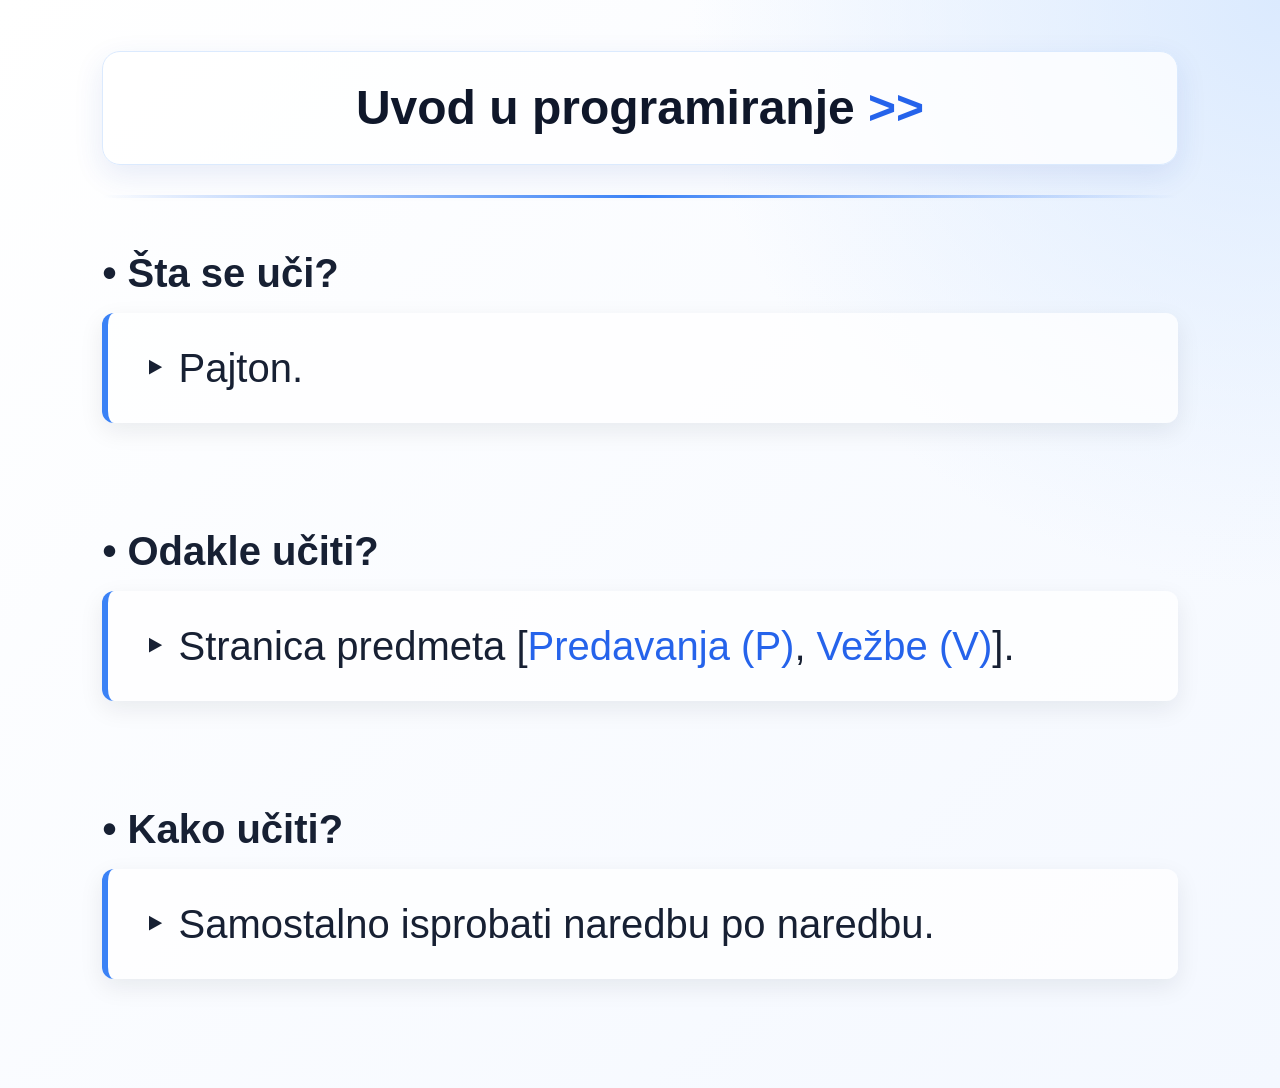
<file: docs/index.html>
<!DOCTYPE html>
<html>
	<head>
		<title>Prezentacija</title>
		<link rel="stylesheet" href="Stilovi/stil.css">
	</head>
	<script>
		document.addEventListener("keydown", function(event) {			
			if (event.key === "ArrowRight") {
    			window.location.href = "strana2.html";
			}
		});
	</script>
	<body>
		<p style="text-align: center; font-weight: bold; font-size: 300%;">
			Uvod u programiranje
			<a href="strana2.html">
			>>
			</a>
		</p>
		<hr>

		<p style="text-align: justify; font-weight: bold; font-size: 250%;">
			• Šta se uči?
		</p>
		<p style="text-align: justify; font-weight: normal; font-size: 250%;">
			‣ Pajton.
		</p>
		<br>

		<p style="text-align: justify; font-weight: bold; font-size: 250%;">
			• Odakle učiti?
		</p>
		<p style="text-align: justify; font-weight: normal; font-size: 250%;">
			‣ Stranica predmeta [<a href="https://drive.google.com/drive/folders/1xIIaWS7kyBOyCZU5nDbT1P8OQLsP4gpv">Predavanja (P)</a>, <a href="https://github.com/nemanja-r-vujanovic/Uvod-u-programiranje/tree/main/1_Vezbe">Vežbe (V)</a>].
		</p>
		<br>

		<p style="text-align: justify; font-weight: bold; font-size: 250%;">
			• Kako učiti?
		</p>
		<p style="text-align: justify; font-weight: normal; font-size: 250%;">
			‣ Samostalno isprobati naredbu po naredbu.
		</p>
		<br>
	</body>
</html>
</file>
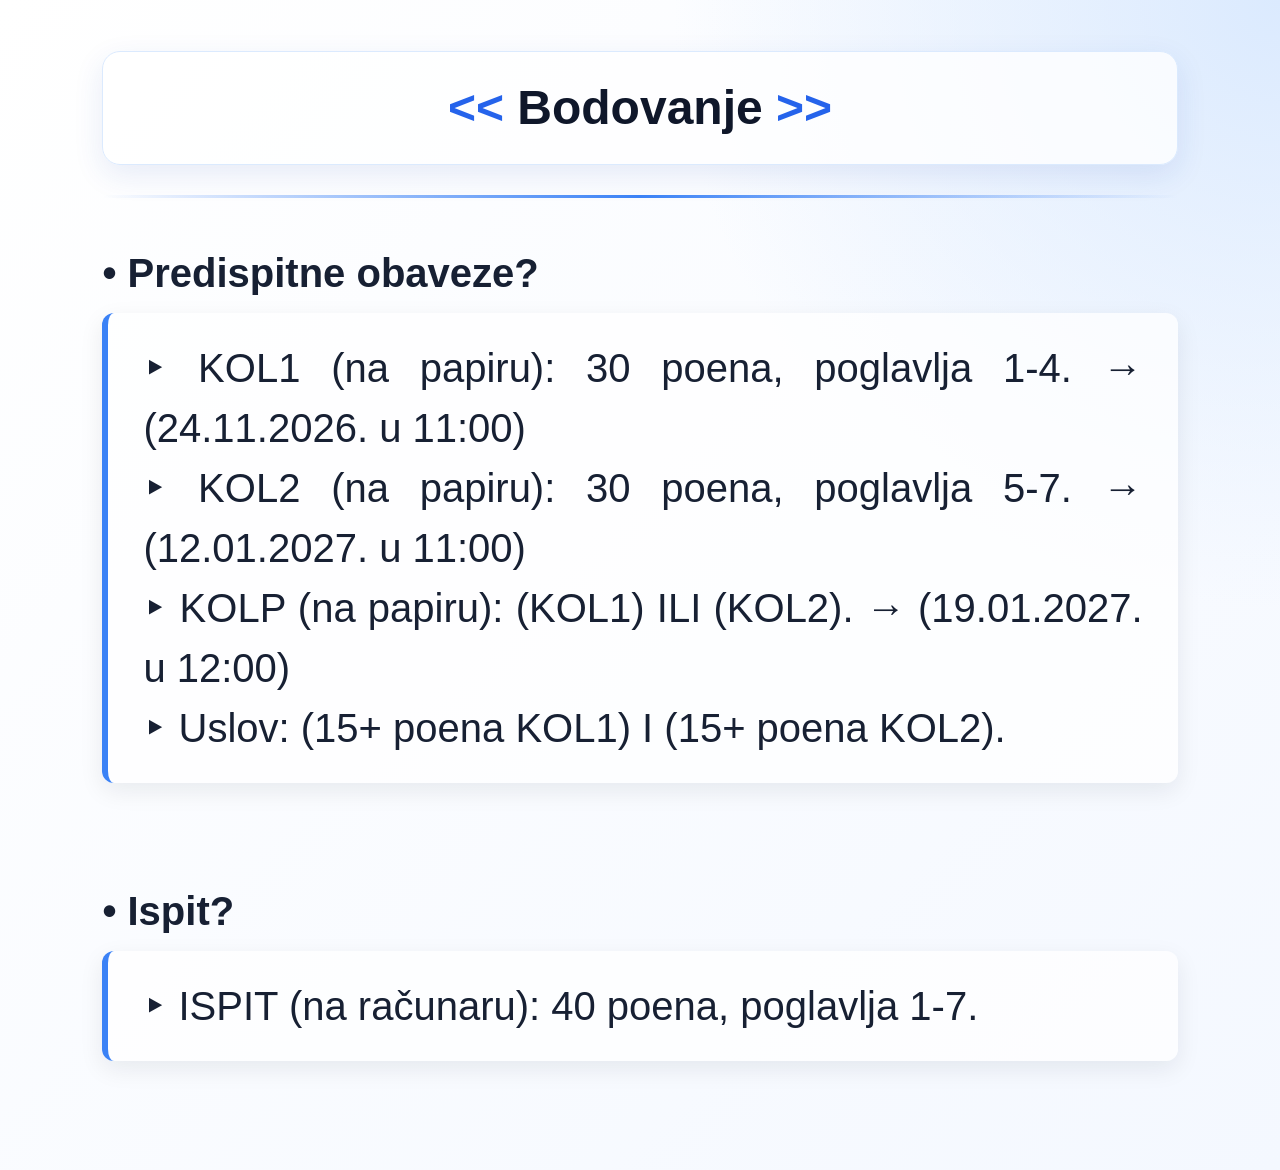
<file: docs/strana2.html>
<!DOCTYPE html>
<html>
	<head>
		<title>Prezentacija</title>
		<link rel="stylesheet" href="Stilovi/stil.css">
	</head>
	<script>
		document.addEventListener("keydown", function(event) {
			if (event.key === "ArrowLeft") {
				window.location.href = "index.html";
			}
			
			if (event.key === "ArrowRight") {
				window.location.href = "strana3.html";
			}
		});
	</script>
	<body>
		<p style="text-align: center; font-weight: bold; font-size: 300%;">
			<a href="index.html">
			<<
			</a>
			Bodovanje
			<a href="strana3.html">
			>>
			</a>
		</p>
		<hr>

		<p style="text-align: justify; font-weight: bold; font-size: 250%;">
			• Predispitne obaveze?
		</p>
		<p style="text-align: justify; font-weight: normal; font-size: 250%;">
			‣ KOL1 (na papiru): 30 poena, poglavlja 1-4. → (24.11.2026. u 11:00) <br>
			‣ KOL2 (na papiru): 30 poena, poglavlja 5-7. → (12.01.2027. u 11:00) <br>
			‣ KOLP (na papiru): (KOL1) ILI (KOL2). → (19.01.2027. u 12:00) <br>
			‣ Uslov: (15+ poena KOL1) I (15+ poena KOL2).                                     <br>
		</p>
		<br>

		<p style="text-align: justify; font-weight: bold; font-size: 250%;">
			• Ispit?
		</p>
		<p style="text-align: justify; font-weight: normal; font-size: 250%;">
			‣ ISPIT (na računaru): 40 poena, poglavlja 1-7.
		</p>
		<br>
	</body>
</html>
</file>
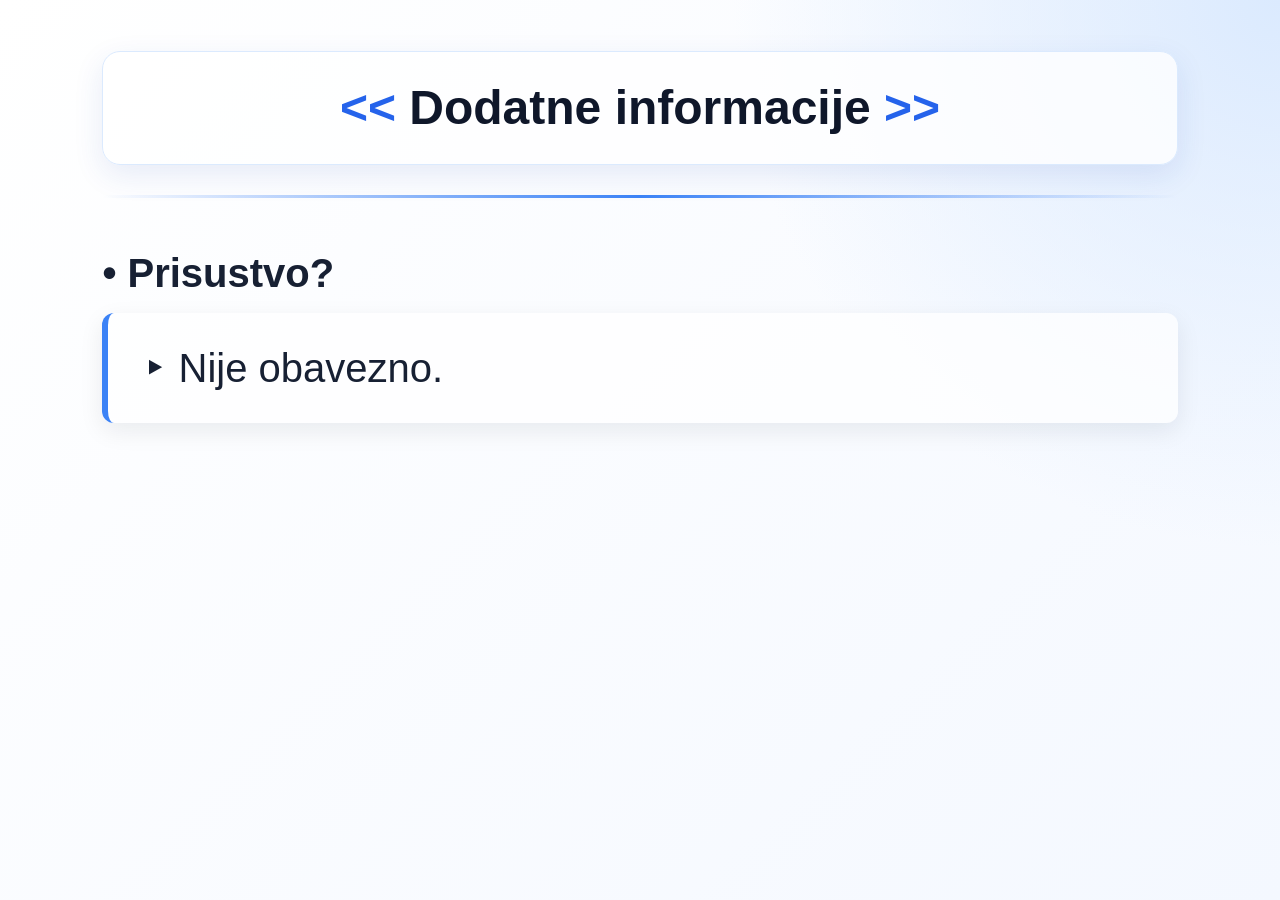
<file: docs/strana3.html>
<!DOCTYPE html>
<html>
	<head>
		<title>Prezentacija</title>
		<link rel="stylesheet" href="Stilovi/stil.css">
	</head>	
	<script>
		document.addEventListener("keydown", function(event) {
			if (event.key === "ArrowLeft") {
				window.location.href = "strana2.html";
			}
			
			if (event.key === "ArrowRight") {
				window.location.href = "strana4.html";
			}
		});
	</script>	
	<body>
		<p style="text-align: center; font-weight: bold; font-size: 300%;">
			<a href="strana2.html">
			<<
			</a>
			Dodatne informacije
			<a href="strana4.html">
			>>
			</a>
		</p>
		<hr>		

		<p style="text-align: justify; font-weight: bold; font-size: 250%;">
			• Prisustvo?
		</p>
		<p style="text-align: justify; font-weight: normal; font-size: 250%;">
			‣ Nije obavezno.
		</p>
		<br>
	</body>
</html>
</file>
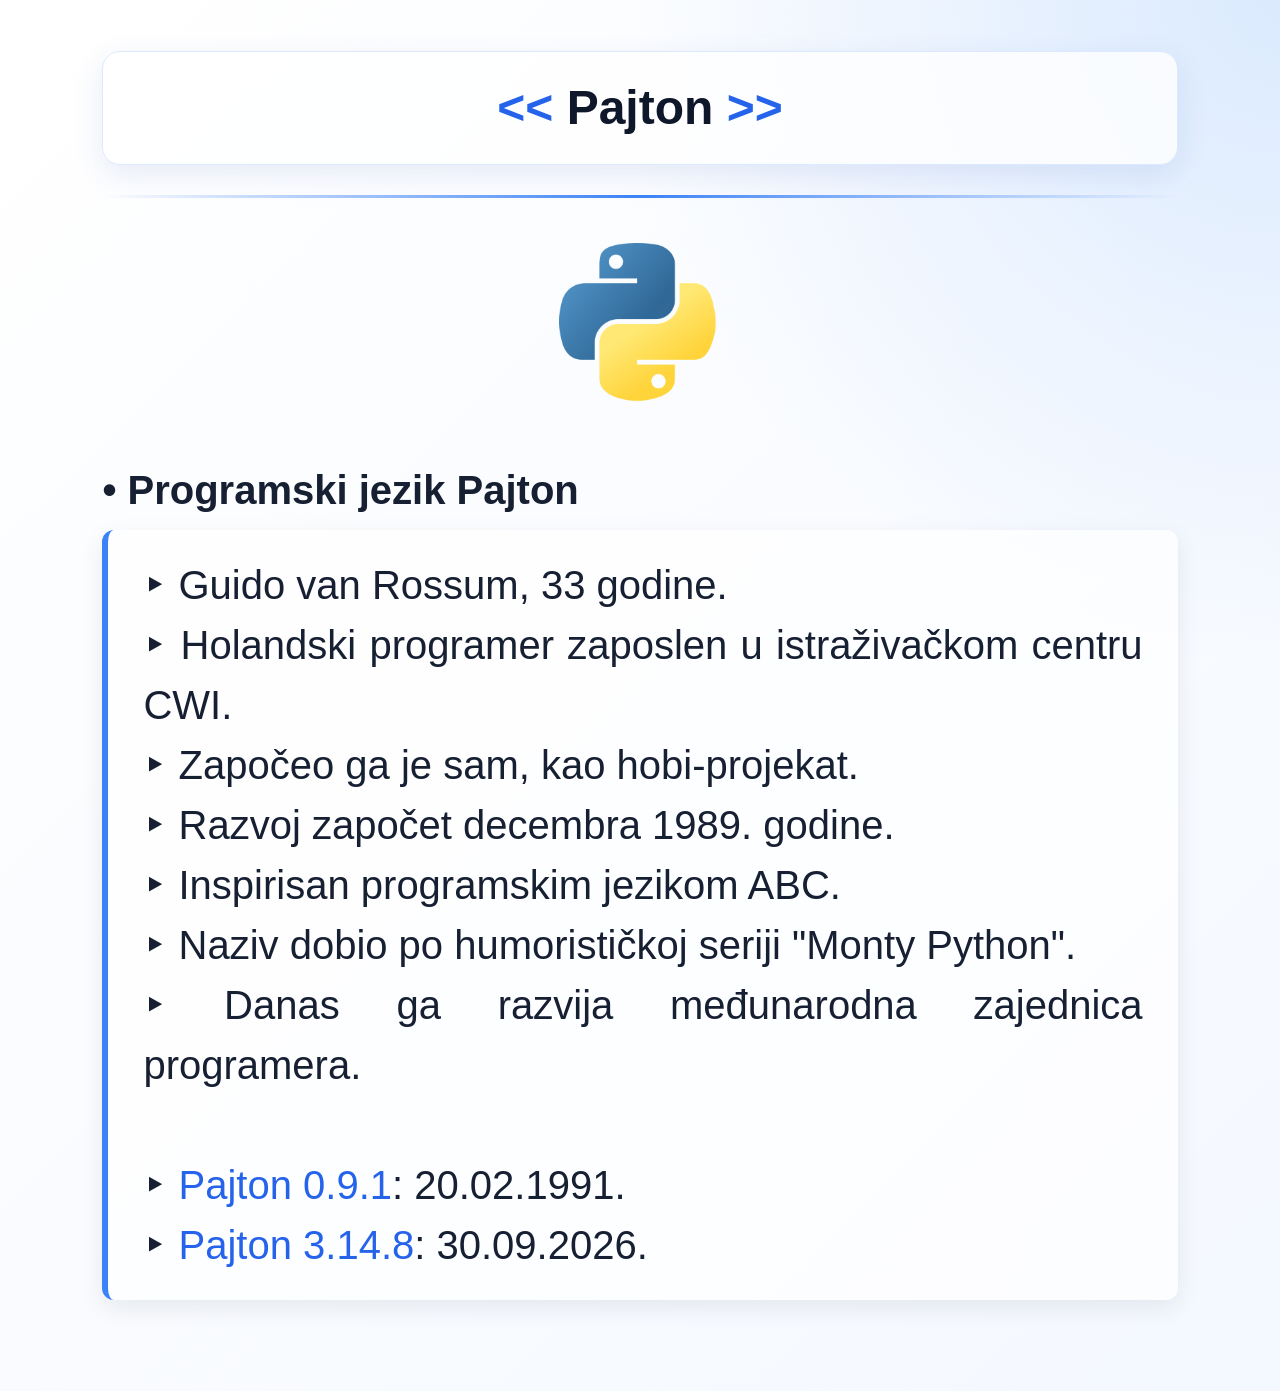
<file: docs/strana4.html>
<!DOCTYPE html>
<html>
	<head>
		<title>Prezentacija</title>
		<link rel="stylesheet" href="Stilovi/stil.css">
	</head>
	<script>
		document.addEventListener("keydown", function(event) {
			if (event.key === "ArrowLeft") {
				window.location.href = "strana3.html";
			}

			if (event.key === "ArrowRight") {
				window.location.href = "strana5.html";
			}
		});
	</script>
	<body>
		<p style="text-align: center; font-weight: bold; font-size: 300%;">
			<a href="strana3.html">
			<<
			</a>
			Pajton
			<a href="strana5.html">
			>>
			</a>
		</p>
		<hr>

		<img src="Slike/python.png" alt="Python"><br>
		
		<p style="text-align: justify; font-weight: bold; font-size: 250%;">
			• Programski jezik Pajton
		</p>
		
		<p style="text-align: justify; font-weight: normal; font-size: 250%;">
			‣ Guido van Rossum, 33 godine.                                  <br>
			‣ Holandski programer zaposlen u istraživačkom centru CWI.      <br>
			‣ Započeo ga je sam, kao hobi-projekat.                         <br>
			‣ Razvoj započet decembra 1989. godine.                         <br>
			‣ Inspirisan programskim jezikom ABC.                           <br>
			‣ Naziv dobio po humorističkoj seriji "Monty Python".           <br>
			‣ Danas ga razvija međunarodna zajednica programera.            <br><br>
			
			‣ <a href="https://www.python.org/download/releases/early/">Pajton 0.9.1</a>: 20.02.1991. <br>
			‣ <a href="https://www.python.org/downloads/windows/">Pajton 3.14.8</a>: 30.09.2026. <br>
		</p>
	</body>
</html>
</file>
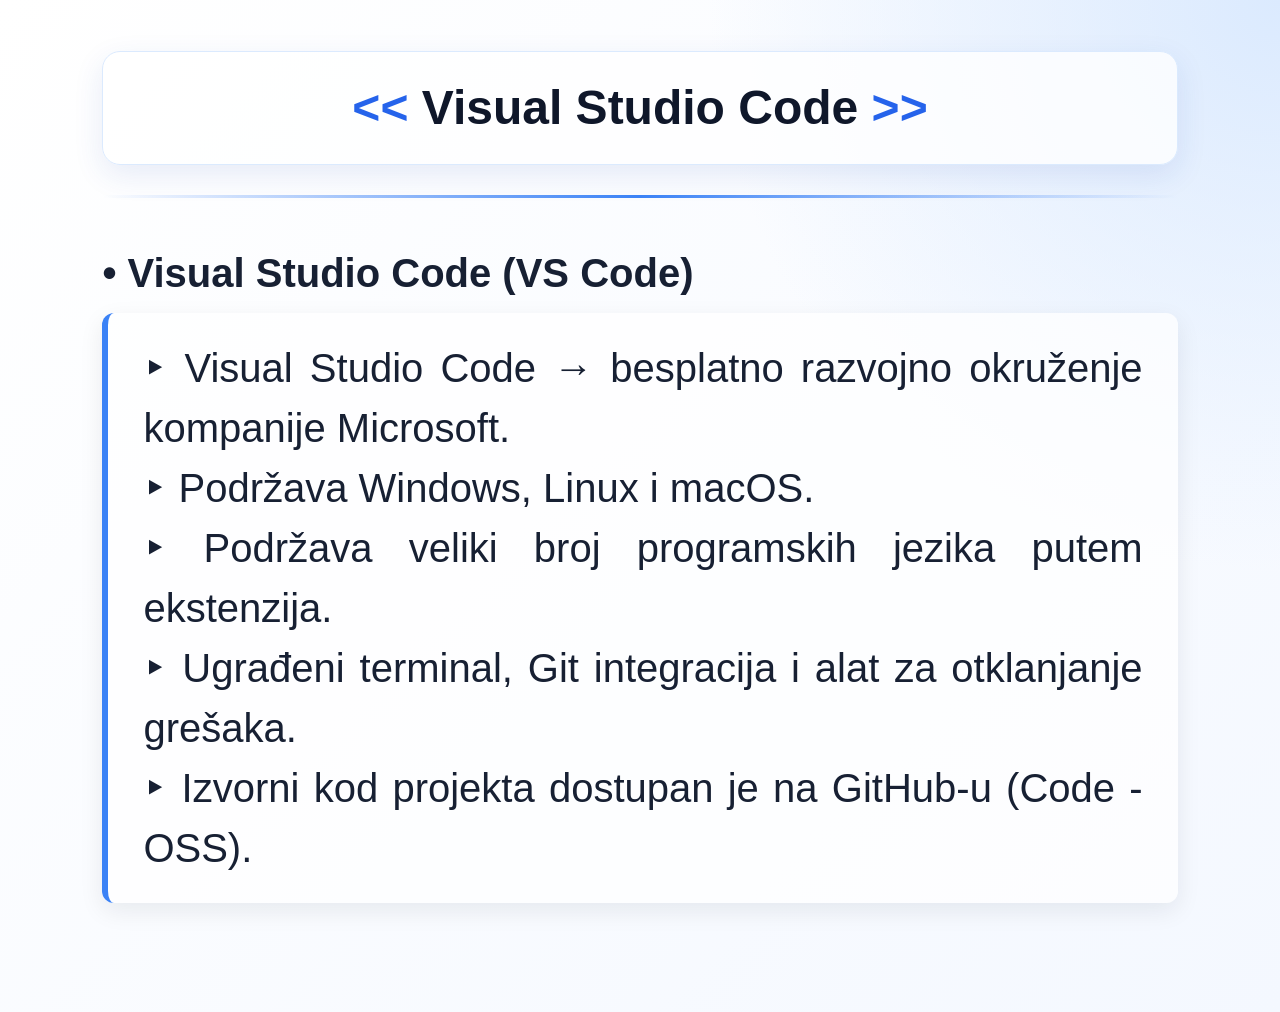
<file: docs/strana5.html>
<!DOCTYPE html>
<html>
	<head>
		<title>Prezentacija</title>
		<link rel="stylesheet" href="Stilovi/stil.css">
	</head>
	<script>
		document.addEventListener("keydown", function(event) {
			if (event.key === "ArrowLeft") {
				window.location.href = "strana4.html";
			}
			
			if (event.key === "ArrowRight") {
				window.location.href = "strana6.html";
			}
		});
	</script>
	<body>
		<p style="text-align: center; font-weight: bold; font-size: 300%;">
			<a href="strana4.html">
			<<
			</a>
			Visual Studio Code
			<a href="strana6.html">
			>>
			</a>
		</p>
		<hr>

		<p style="text-align: justify; font-weight: bold; font-size: 250%;">
			• Visual Studio Code (VS Code)
		</p>
		<p style="text-align: justify; font-weight: normal; font-size: 250%;">
			‣ Visual Studio Code → besplatno razvojno okruženje kompanije Microsoft. <br>
			‣ Podržava Windows, Linux i macOS.                                       <br>
			‣ Podržava veliki broj programskih jezika putem ekstenzija.              <br>
			‣ Ugrađeni terminal, Git integracija i alat za otklanjanje grešaka.      <br>
			‣ Izvorni kod projekta dostupan je na GitHub-u (Code - OSS).             <br>
		</p>
		<br>
	</body>
</html>
</file>
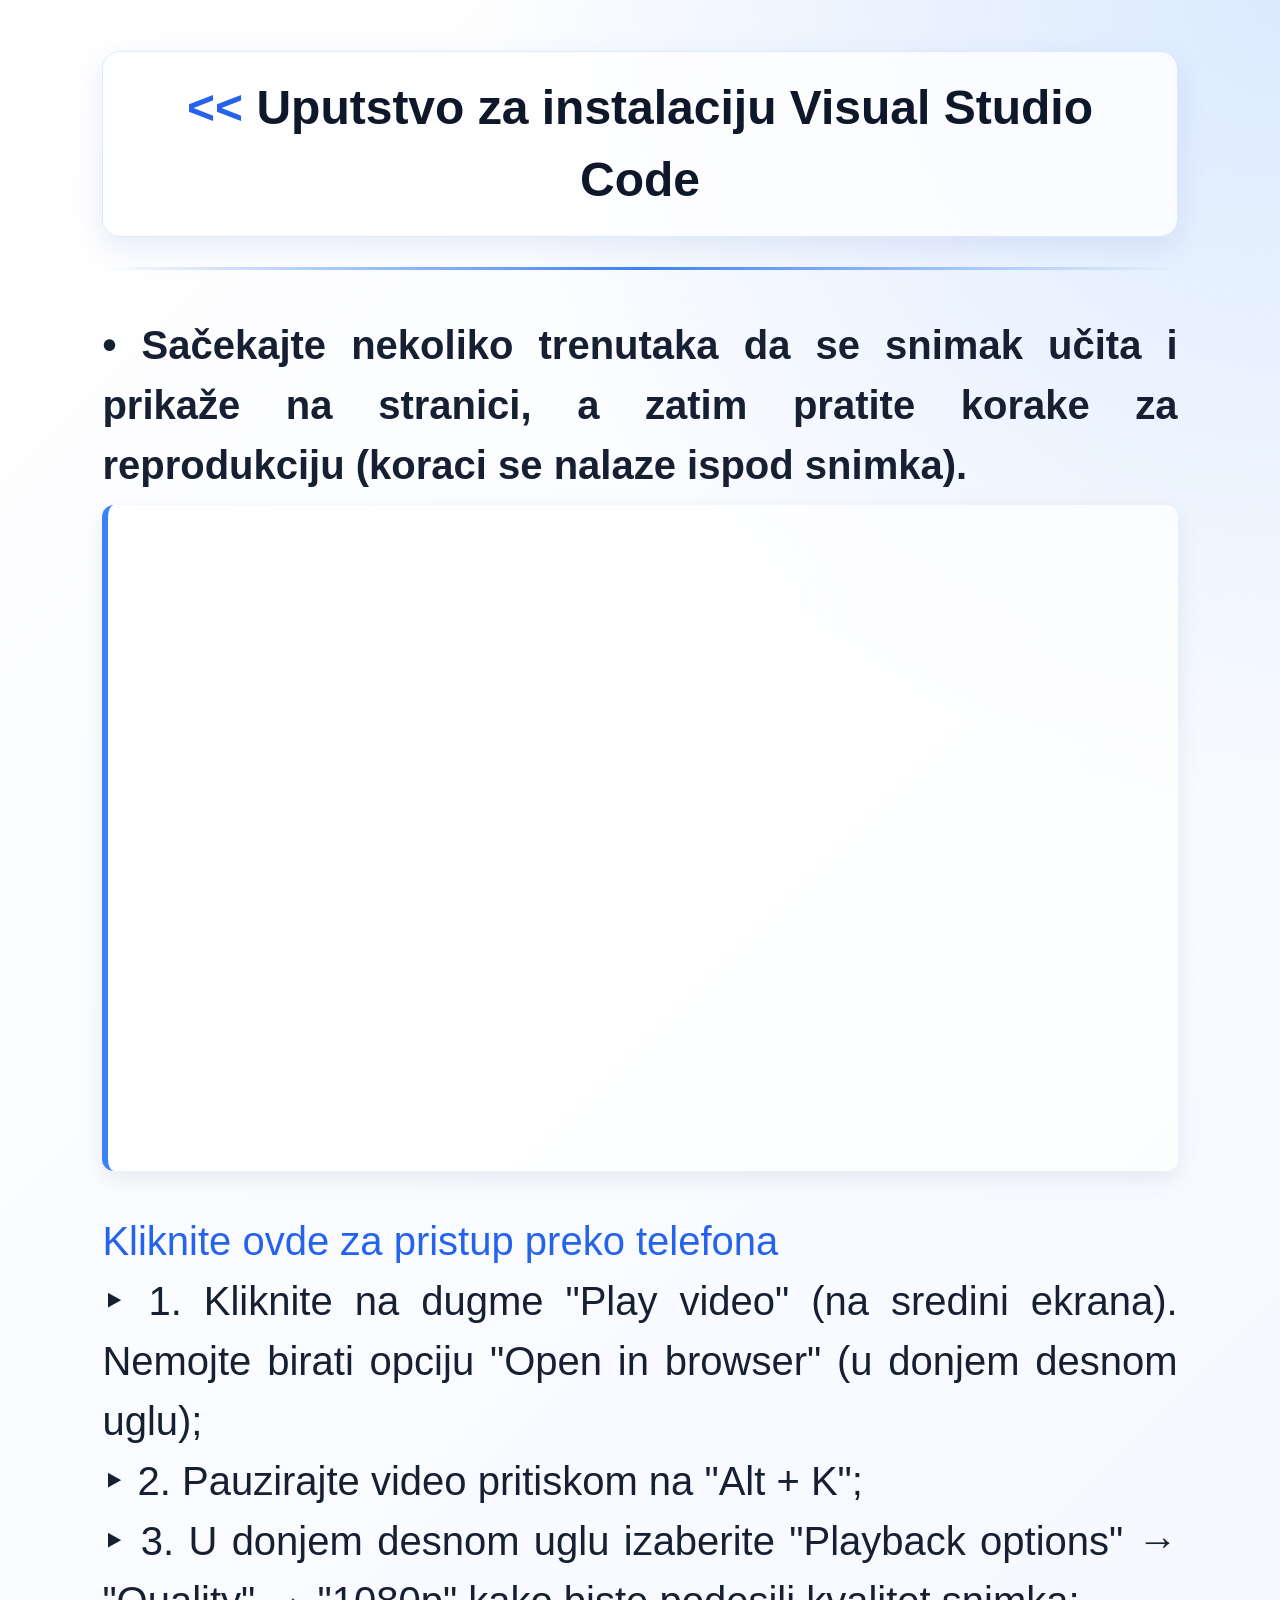
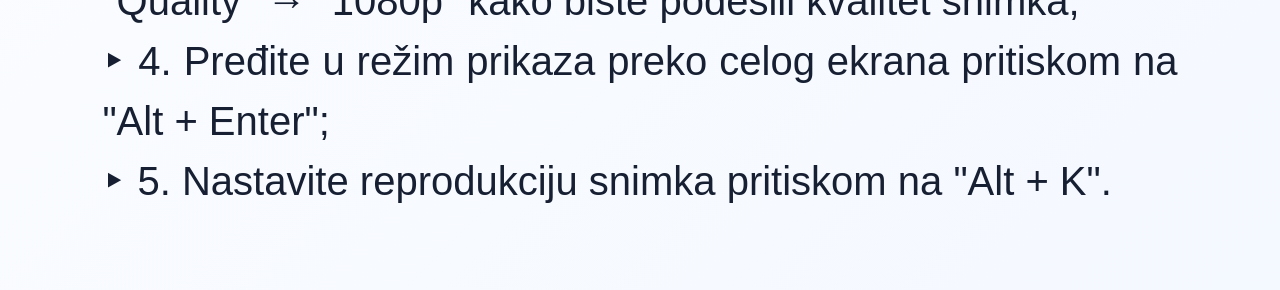
<file: docs/strana6.html>
<!DOCTYPE html>
<html>
	<head>
		<title>Prezentacija</title>
		<link rel="stylesheet" href="Stilovi/stil.css">
	</head>
	<script>
		document.addEventListener("keydown", function(event) {
			if (event.key === "ArrowLeft") {
				window.location.href = "strana5.html";
			}
		});
	</script>
	<body>
		<p style="text-align: center; font-weight: bold; font-size: 300%;">
			<a href="strana5.html">
			<<
			</a>
			Uputstvo za instalaciju Visual Studio Code
		</p>
		<hr>

		<p style="text-align: justify; font-weight: bold; font-size: 250%;">
			• Sačekajte nekoliko trenutaka da se snimak učita i prikaže na stranici, a zatim pratite korake za reprodukciju (koraci se nalaze ispod snimka).
		</p>
		<p style="text-align: center; font-weight: normal; font-size: 250%;">
			<iframe
				src="https://1drv.ms/v/c/2faf36e6d4e023c8/IQRlUBN2dqGURJvsst0RwD5mAUlw3C0t6HRa-q47cKdp5vo?width=1920&height=1080"
				width="1280"
				height="600"
				frameborder="0"
				scrolling="no"
				allowfullscreen>
			</iframe>
		</p>

		<p style="text-align: justify; font-weight: normal; font-size: 250%;">
			<a href="https://youtu.be/U3DKyH8wTuY">Kliknite ovde za pristup preko telefona</a> <br>

			‣ 1. Kliknite na dugme "Play video" (na sredini ekrana). Nemojte birati opciju "Open in browser" (u donjem desnom uglu); <br>
			‣ 2. Pauzirajte video pritiskom na "Alt + K"; <br>
			‣ 3. U donjem desnom uglu izaberite "Playback options" → "Quality" → "1080p" kako biste podesili kvalitet snimka; <br>
			‣ 4. Pređite u režim prikaza preko celog ekrana pritiskom na "Alt + Enter"; <br>
			‣ 5. Nastavite reprodukciju snimka pritiskom na "Alt + K". <br>
		</p>
		<br>
	</body>
</html>
</file>
<file: docs/Stilovi/stil.css>
* {
	box-sizing: border-box;
}

body {
	margin: 0;
	padding: 4% 8%;
	min-height: 100vh;
	font-family: Arial, sans-serif;
	color: #172033;
	background:
		radial-gradient(circle at top right, #dbeafe 0, transparent 35%),
		linear-gradient(135deg, #ffffff, #f4f8ff);
}

p {
	line-height: 1.5;
}

body > p:first-of-type {
	margin: 0;
	padding: 20px;
	color: #0f172a;
	background: rgba(255, 255, 255, 0.8);
	border: 1px solid #dbeafe;
	border-radius: 18px;
	box-shadow: 0 10px 30px rgba(30, 64, 175, 0.10);
}

a {
	color: #2563eb;
	text-decoration: none;
	transition: 0.2s;
}

a:hover {
	color: #1d4ed8;
	transform: scale(1.15);
}

hr {
	margin: 30px 0 45px;
	border: 0;
	height: 3px;
	border-radius: 3px;
	background: linear-gradient(to right, transparent, #3b82f6, transparent);
}

body > p:nth-of-type(2n) {
	color: #172033;
	margin-bottom: 10px;
}

body > p:nth-of-type(2n+1):not(:first-of-type) {
	margin-top: 0;
	padding: 25px 35px;
	background: rgba(255, 255, 255, 0.75);
	border-left: 6px solid #3b82f6;
	border-radius: 12px;
	box-shadow: 0 8px 25px rgba(15, 23, 42, 0.08);
}

img {
	display: block;
	width: 100% !important;
	height: auto !important;
	margin: 0 auto;
}

img[src="Slike/python.png"] {
	width: 15% !important;
	height: 15% !important;
}
</file>
